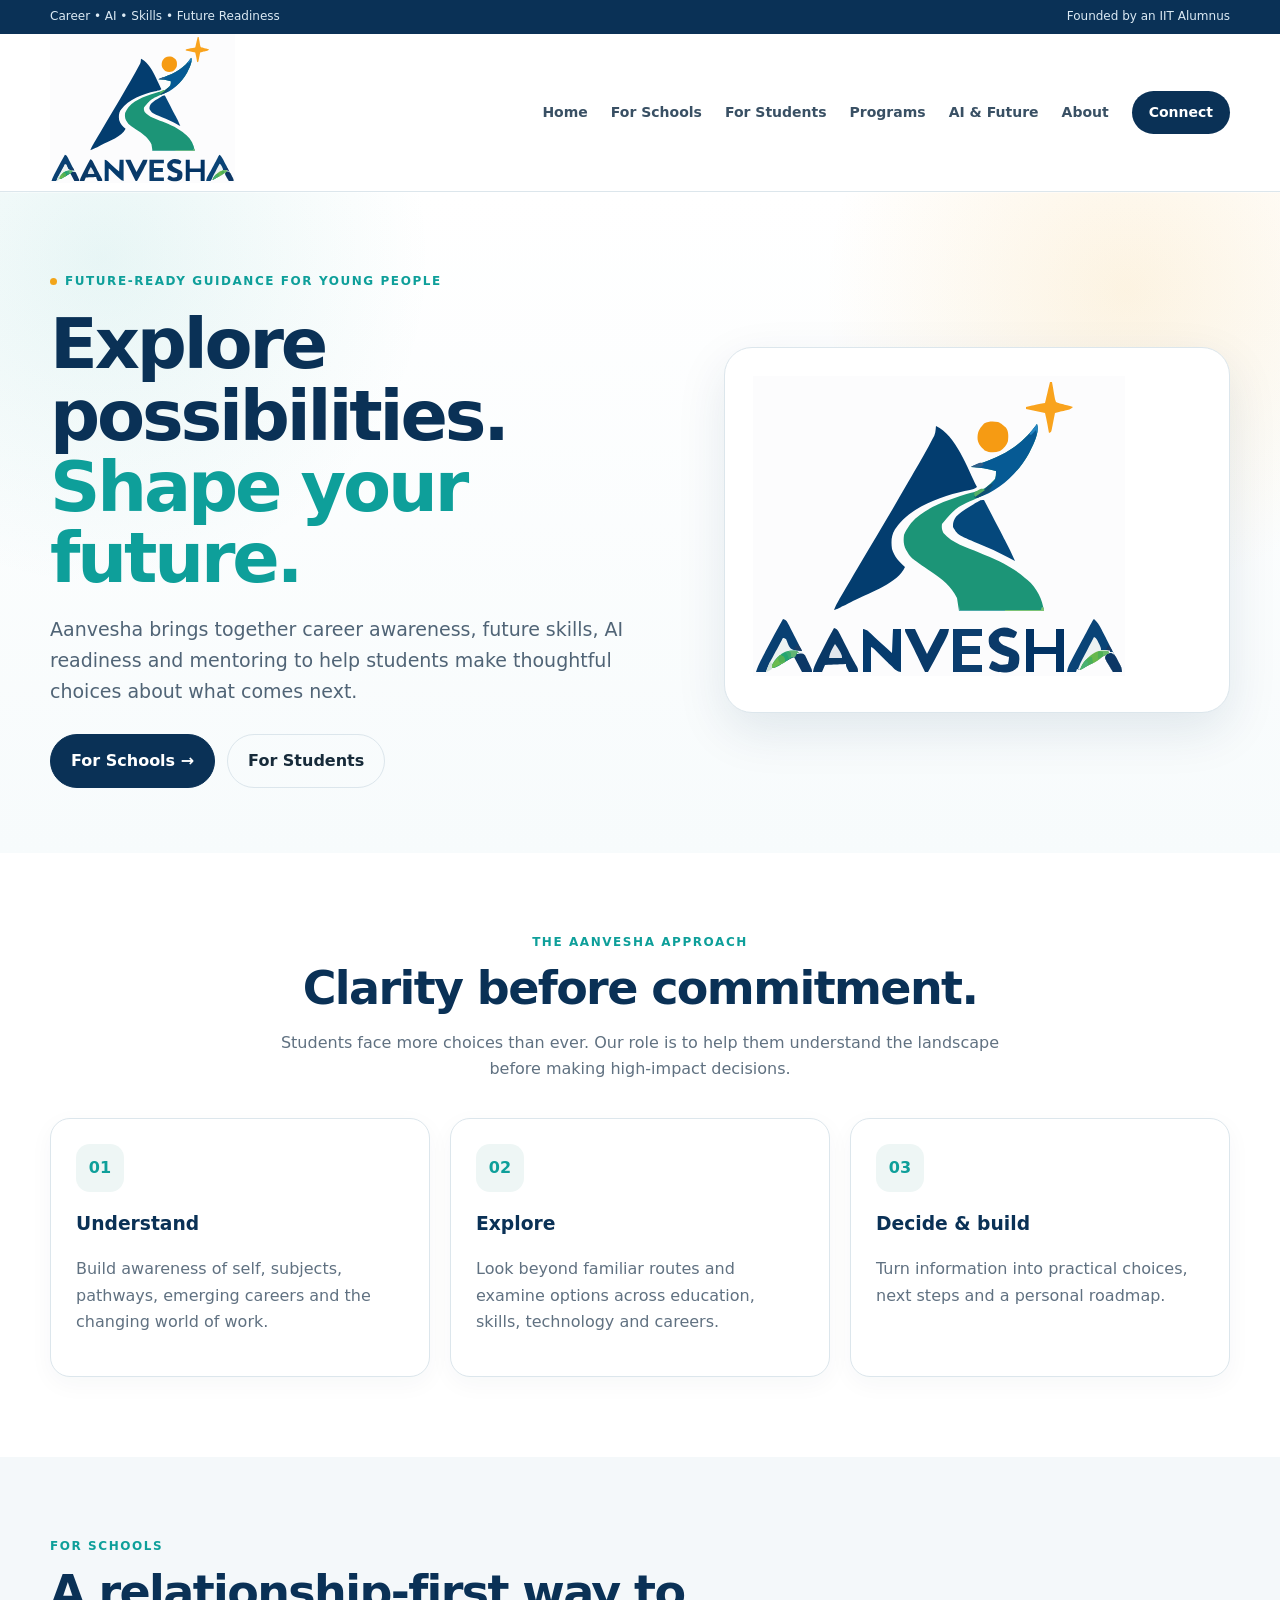
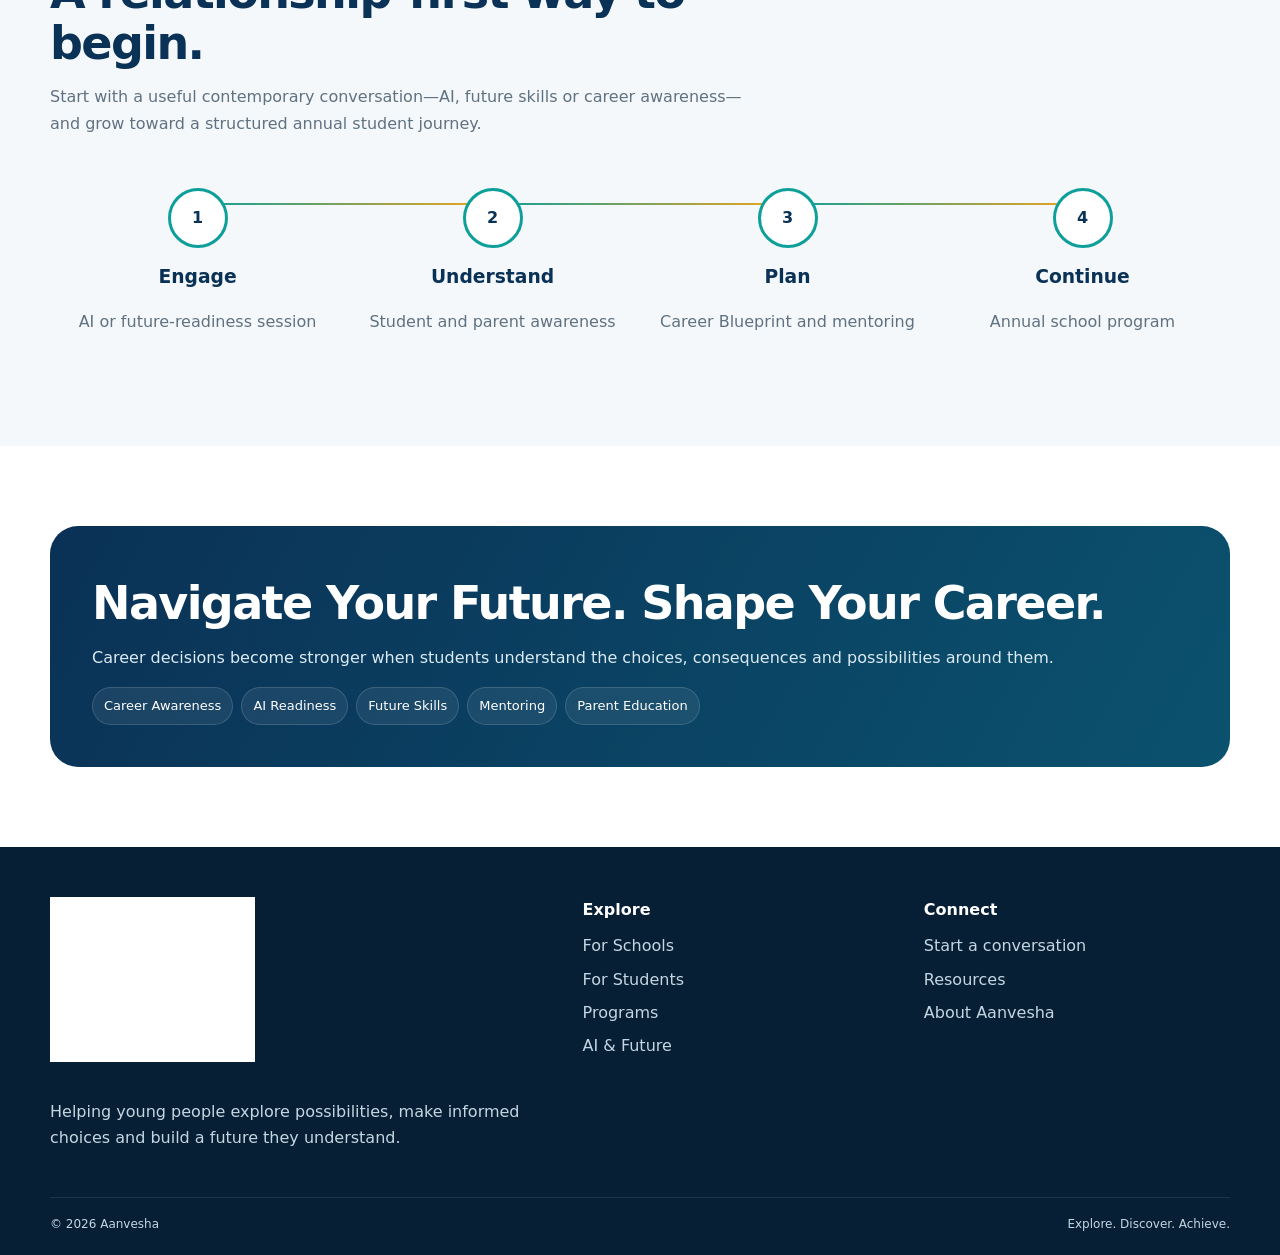
<file: index.html>
<!doctype html><html lang="en"><head><meta charset="utf-8"><meta name="viewport" content="width=device-width,initial-scale=1"><meta name="description" content="Aanvesha — career guidance, future readiness, AI readiness and mentoring."><title>Navigate Your Future | Aanvesha</title><link rel="icon" href="assets/logo.svg"><link rel="stylesheet" href="assets/style.css"></head><body><div class="top"><div class="container"><span>Career • AI • Skills • Future Readiness</span><span>Founded by an IIT Alumnus</span></div></div><header class="nav"><div class="container navin"><a class="brand" href="index.html"><img src="assets/logo.svg" alt="Aanvesha"></a><button class="menu">☰</button><nav class="links"><a href="index.html">Home</a><a href="schools.html">For Schools</a><a href="students.html">For Students</a><a href="programs.html">Programs</a><a href="ai.html">AI & Future</a><a href="about.html">About</a><a class="cta" href="contact.html">Connect</a></nav></div></header><main><section class="hero"><div class="container heroGrid"><div><div class="eyebrow">Future-ready guidance for young people</div><h1>Explore possibilities.<br><span>Shape your future.</span></h1><p class="lead">Aanvesha brings together career awareness, future skills, AI readiness and mentoring to help students make thoughtful choices about what comes next.</p><div class="actions"><a class="btn primary" href="schools.html">For Schools →</a><a class="btn" href="students.html">For Students</a></div></div><div class="heroCard"><img src="assets/logo.svg" alt="Aanvesha brand mark"></div></div></section><section class="section"><div class="container"><div class="head center"><div class="kicker">The Aanvesha approach</div><h2>Clarity before commitment.</h2><p class="muted">Students face more choices than ever. Our role is to help them understand the landscape before making high-impact decisions.</p></div><div class="grid3"><article class="card"><div class="icon">01</div><h3>Understand</h3><p class="muted">Build awareness of self, subjects, pathways, emerging careers and the changing world of work.</p></article><article class="card"><div class="icon">02</div><h3>Explore</h3><p class="muted">Look beyond familiar routes and examine options across education, skills, technology and careers.</p></article><article class="card"><div class="icon">03</div><h3>Decide & build</h3><p class="muted">Turn information into practical choices, next steps and a personal roadmap.</p></article></div></div></section><section class="section soft"><div class="container"><div class="head"><div class="kicker">For schools</div><h2>A relationship-first way to begin.</h2><p class="muted">Start with a useful contemporary conversation—AI, future skills or career awareness—and grow toward a structured annual student journey.</p></div><div class="path"><div class="step"><div class="num">1</div><h3>Engage</h3><p class="muted">AI or future-readiness session</p></div><div class="step"><div class="num">2</div><h3>Understand</h3><p class="muted">Student and parent awareness</p></div><div class="step"><div class="num">3</div><h3>Plan</h3><p class="muted">Career Blueprint and mentoring</p></div><div class="step"><div class="num">4</div><h3>Continue</h3><p class="muted">Annual school program</p></div></div></div></section><section class="section"><div class="container"><div class="band"><h2>Navigate Your Future. Shape Your Career.</h2><p>Career decisions become stronger when students understand the choices, consequences and possibilities around them.</p><div class="tags"><span class="tag">Career Awareness</span><span class="tag">AI Readiness</span><span class="tag">Future Skills</span><span class="tag">Mentoring</span><span class="tag">Parent Education</span></div></div></div></section></main><footer class="footer"><div class="container footgrid"><div><img src="assets/logo.svg" alt="Aanvesha"><p>Helping young people explore possibilities, make informed choices and build a future they understand.</p></div><div><h4>Explore</h4><a href="schools.html">For Schools</a><a href="students.html">For Students</a><a href="programs.html">Programs</a><a href="ai.html">AI & Future</a></div><div><h4>Connect</h4><a href="contact.html">Start a conversation</a><a href="resources.html">Resources</a><a href="about.html">About Aanvesha</a></div></div><div class="container copy"><span>© <span data-year></span> Aanvesha</span><span>Explore. Discover. Achieve.</span></div></footer><script src="assets/site.js"></script></body></html>
</file>
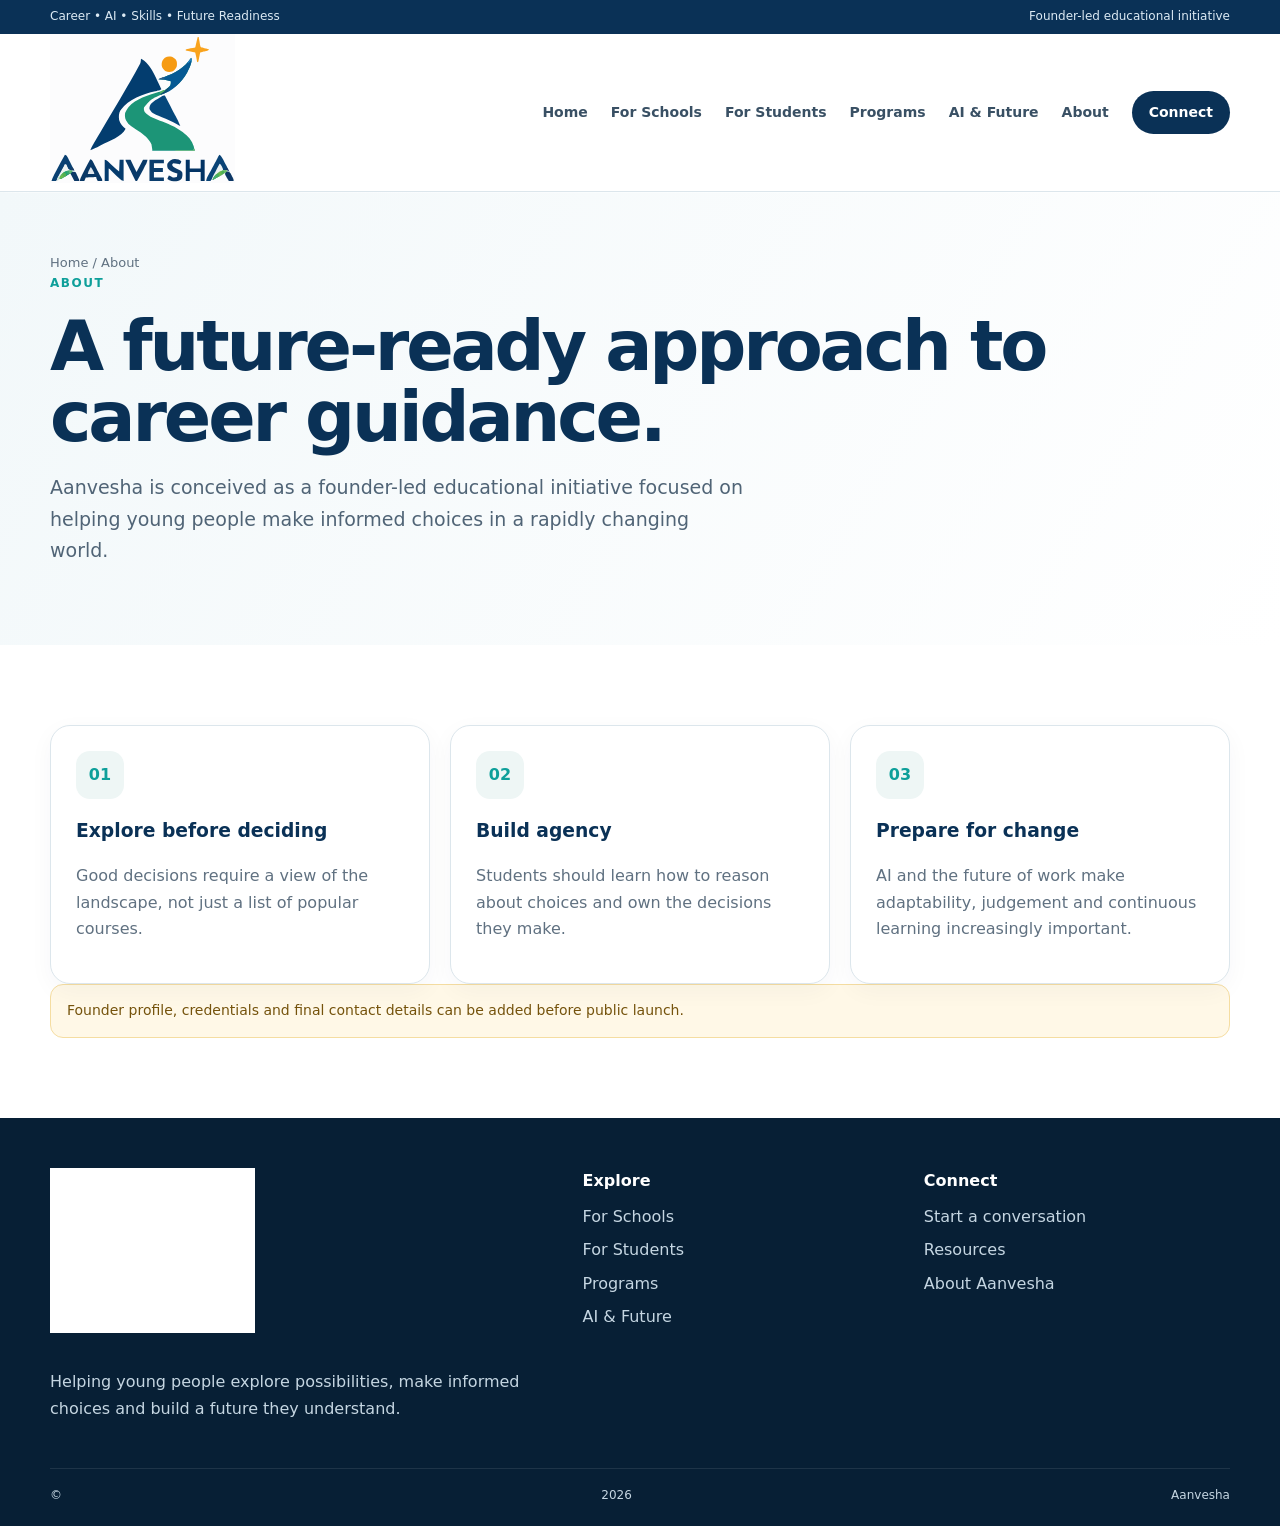
<file: about.html>
<!doctype html><html lang="en"><head><meta charset="utf-8"><meta name="viewport" content="width=device-width,initial-scale=1"><title>About | Aanvesha</title><link rel="icon" href="assets/logo.svg"><link rel="stylesheet" href="assets/style.css"></head><body><div class="top"><div class="container"><span>Career • AI • Skills • Future Readiness</span><span>Founder-led educational initiative</span></div></div><header class="nav"><div class="container navin"><a class="brand" href="index.html"><img src="assets/logo.svg" alt="Aanvesha"></a><button class="menu">☰</button><nav class="links"><a href="index.html">Home</a><a href="schools.html">For Schools</a><a href="students.html">For Students</a><a href="programs.html">Programs</a><a href="ai.html">AI & Future</a><a href="about.html">About</a><a class="cta" href="contact.html">Connect</a></nav></div></header><main><section class="page"><div class="container"><div class="crumb">Home / About</div><div class="kicker">About</div><h1>A future-ready approach to career guidance.</h1><p class="lead">Aanvesha is conceived as a founder-led educational initiative focused on helping young people make informed choices in a rapidly changing world.</p></div></section><section class="section"><div class="container"><div class="grid3"><article class="card"><div class="icon">01</div><h3>Explore before deciding</h3><p class="muted">Good decisions require a view of the landscape, not just a list of popular courses.</p></article><article class="card"><div class="icon">02</div><h3>Build agency</h3><p class="muted">Students should learn how to reason about choices and own the decisions they make.</p></article><article class="card"><div class="icon">03</div><h3>Prepare for change</h3><p class="muted">AI and the future of work make adaptability, judgement and continuous learning increasingly important.</p></article></div><div class="notice">Founder profile, credentials and final contact details can be added before public launch.</div></div></section></main><footer class="footer"><div class="container footgrid"><div><img src="assets/logo.svg" alt="Aanvesha"><p>Helping young people explore possibilities, make informed choices and build a future they understand.</p></div><div><h4>Explore</h4><a href="schools.html">For Schools</a><a href="students.html">For Students</a><a href="programs.html">Programs</a><a href="ai.html">AI & Future</a></div><div><h4>Connect</h4><a href="contact.html">Start a conversation</a><a href="resources.html">Resources</a><a href="about.html">About Aanvesha</a></div></div><div class="container copy">© <span data-year></span> Aanvesha</div></footer><script src="assets/site.js"></script></body></html>
</file>
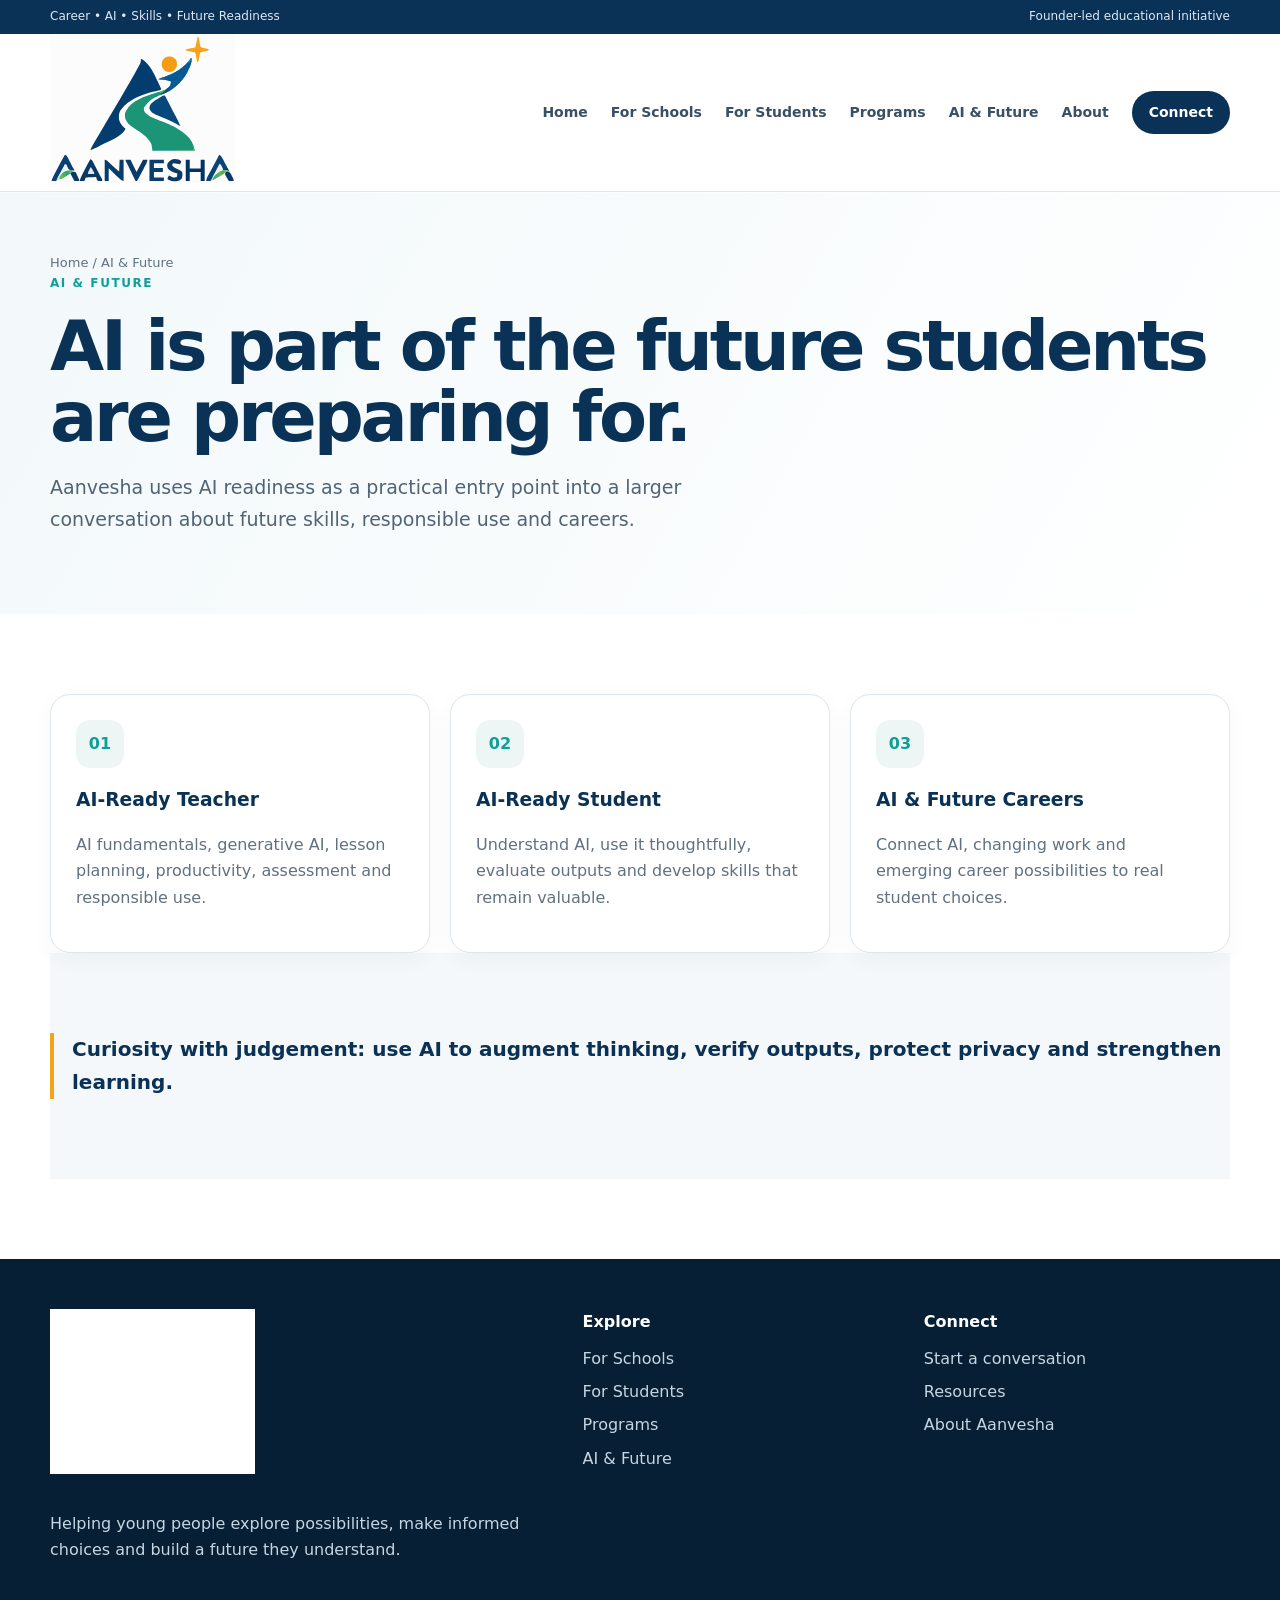
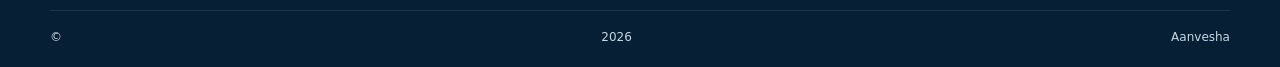
<file: ai.html>
<!doctype html><html lang="en"><head><meta charset="utf-8"><meta name="viewport" content="width=device-width,initial-scale=1"><title>AI & Future | Aanvesha</title><link rel="icon" href="assets/logo.svg"><link rel="stylesheet" href="assets/style.css"></head><body><div class="top"><div class="container"><span>Career • AI • Skills • Future Readiness</span><span>Founder-led educational initiative</span></div></div><header class="nav"><div class="container navin"><a class="brand" href="index.html"><img src="assets/logo.svg" alt="Aanvesha"></a><button class="menu">☰</button><nav class="links"><a href="index.html">Home</a><a href="schools.html">For Schools</a><a href="students.html">For Students</a><a href="programs.html">Programs</a><a href="ai.html">AI & Future</a><a href="about.html">About</a><a class="cta" href="contact.html">Connect</a></nav></div></header><main><section class="page"><div class="container"><div class="crumb">Home / AI & Future</div><div class="kicker">AI & Future</div><h1>AI is part of the future students are preparing for.</h1><p class="lead">Aanvesha uses AI readiness as a practical entry point into a larger conversation about future skills, responsible use and careers.</p></div></section><section class="section"><div class="container"><div class="grid3"><article class="card"><div class="icon">01</div><h3>AI-Ready Teacher</h3><p class="muted">AI fundamentals, generative AI, lesson planning, productivity, assessment and responsible use.</p></article><article class="card"><div class="icon">02</div><h3>AI-Ready Student</h3><p class="muted">Understand AI, use it thoughtfully, evaluate outputs and develop skills that remain valuable.</p></article><article class="card"><div class="icon">03</div><h3>AI & Future Careers</h3><p class="muted">Connect AI, changing work and emerging career possibilities to real student choices.</p></article></div><div class="section soft"><div class="quote">Curiosity with judgement: use AI to augment thinking, verify outputs, protect privacy and strengthen learning.</div></div></div></section></main><footer class="footer"><div class="container footgrid"><div><img src="assets/logo.svg" alt="Aanvesha"><p>Helping young people explore possibilities, make informed choices and build a future they understand.</p></div><div><h4>Explore</h4><a href="schools.html">For Schools</a><a href="students.html">For Students</a><a href="programs.html">Programs</a><a href="ai.html">AI & Future</a></div><div><h4>Connect</h4><a href="contact.html">Start a conversation</a><a href="resources.html">Resources</a><a href="about.html">About Aanvesha</a></div></div><div class="container copy">© <span data-year></span> Aanvesha</div></footer><script src="assets/site.js"></script></body></html>
</file>
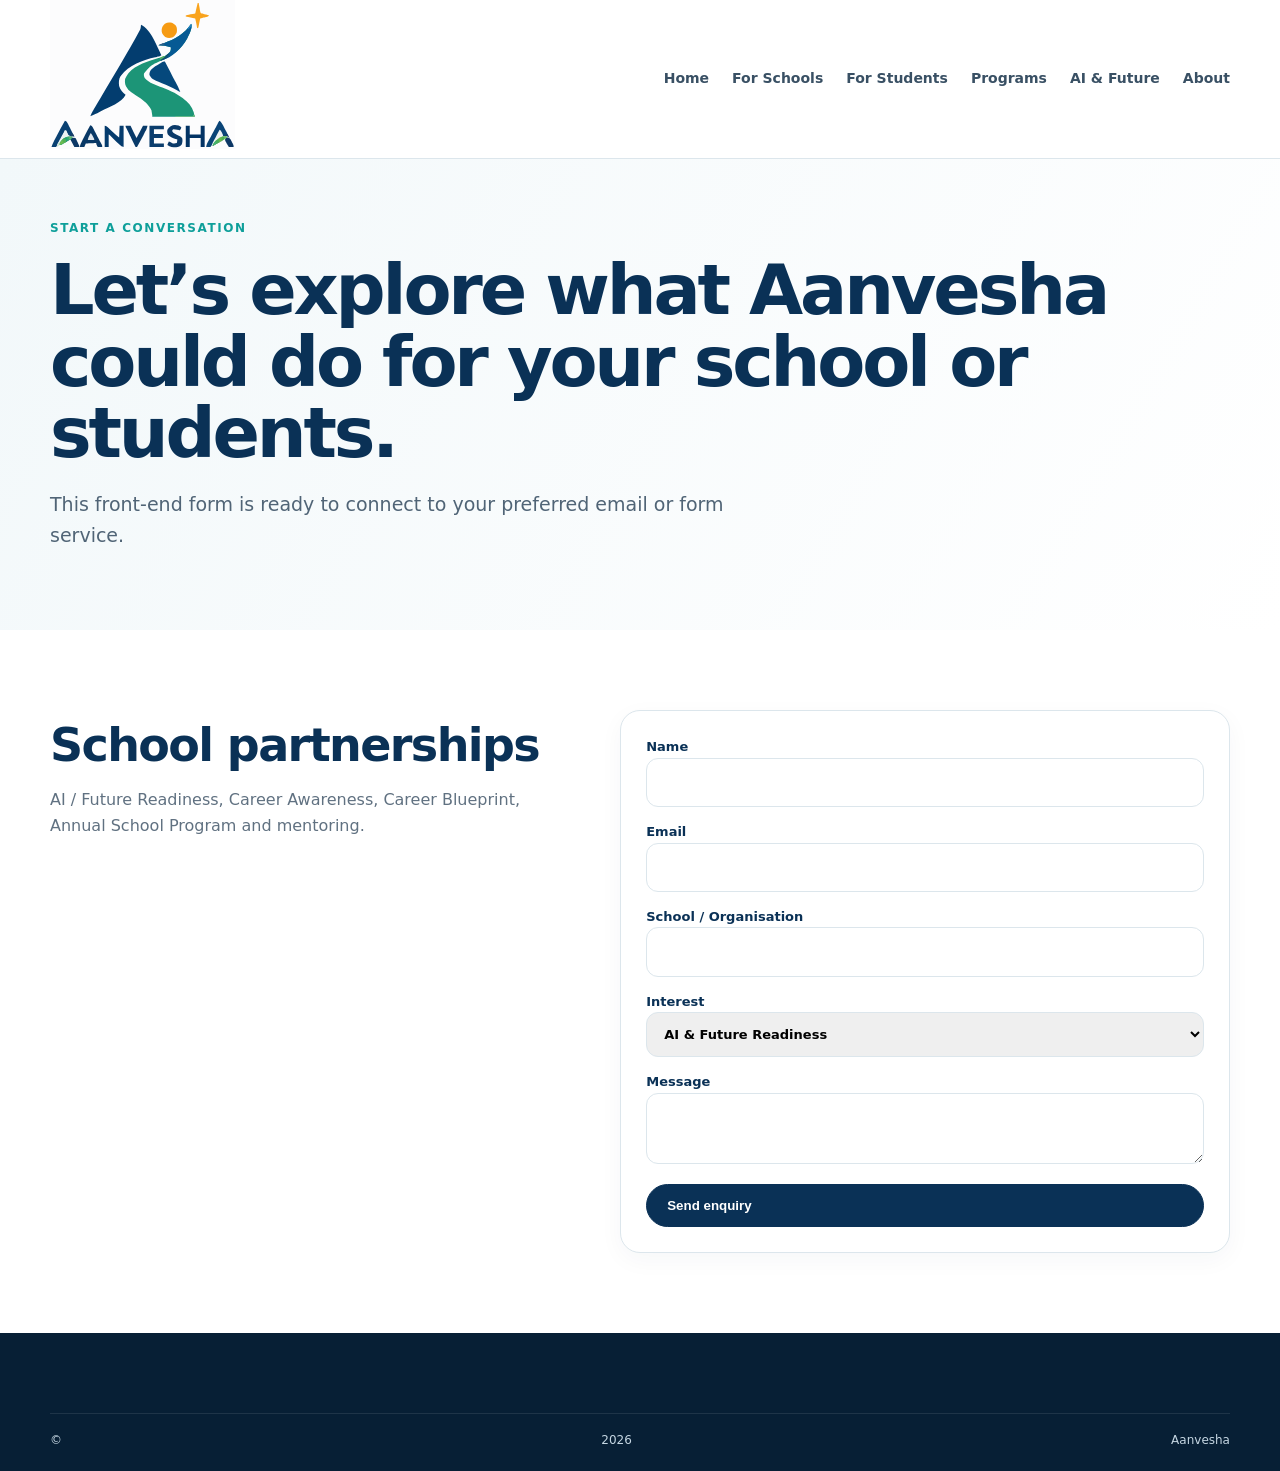
<file: contact.html>
<!doctype html><html lang="en"><head><meta charset="utf-8"><meta name="viewport" content="width=device-width,initial-scale=1"><title>Contact | Aanvesha</title><link rel="icon" href="assets/logo.svg"><link rel="stylesheet" href="assets/style.css"></head><body><header class="nav"><div class="container navin"><a class="brand" href="index.html"><img src="assets/logo.svg" alt="Aanvesha"></a><nav class="links" style="display:flex"><a href="index.html">Home</a><a href="schools.html">For Schools</a><a href="students.html">For Students</a><a href="programs.html">Programs</a><a href="ai.html">AI & Future</a><a href="about.html">About</a></nav></div></header><main><section class="page"><div class="container"><div class="kicker">Start a conversation</div><h1>Let’s explore what Aanvesha could do for your school or students.</h1><p class="lead">This front-end form is ready to connect to your preferred email or form service.</p></div></section><section class="section"><div class="container" style="display:grid;grid-template-columns:1fr 1.15fr;gap:40px"><div><h2>School partnerships</h2><p class="muted">AI / Future Readiness, Career Awareness, Career Blueprint, Annual School Program and mentoring.</p></div><form class="card" data-demo><label>Name<input required></label><label>Email<input type="email" required></label><label>School / Organisation<input></label><label>Interest<select><option>AI & Future Readiness</option><option>Career Awareness</option><option>Career Blueprint</option><option>Annual School Program</option><option>Student Mentoring</option></select></label><label>Message<textarea></textarea></label><button class="btn primary">Send enquiry</button><div class="notice ok" hidden></div></form></div></section></main><footer class="footer"><div class="container copy">© <span data-year></span> Aanvesha</div></footer><script src="assets/site.js"></script></body></html>
</file>
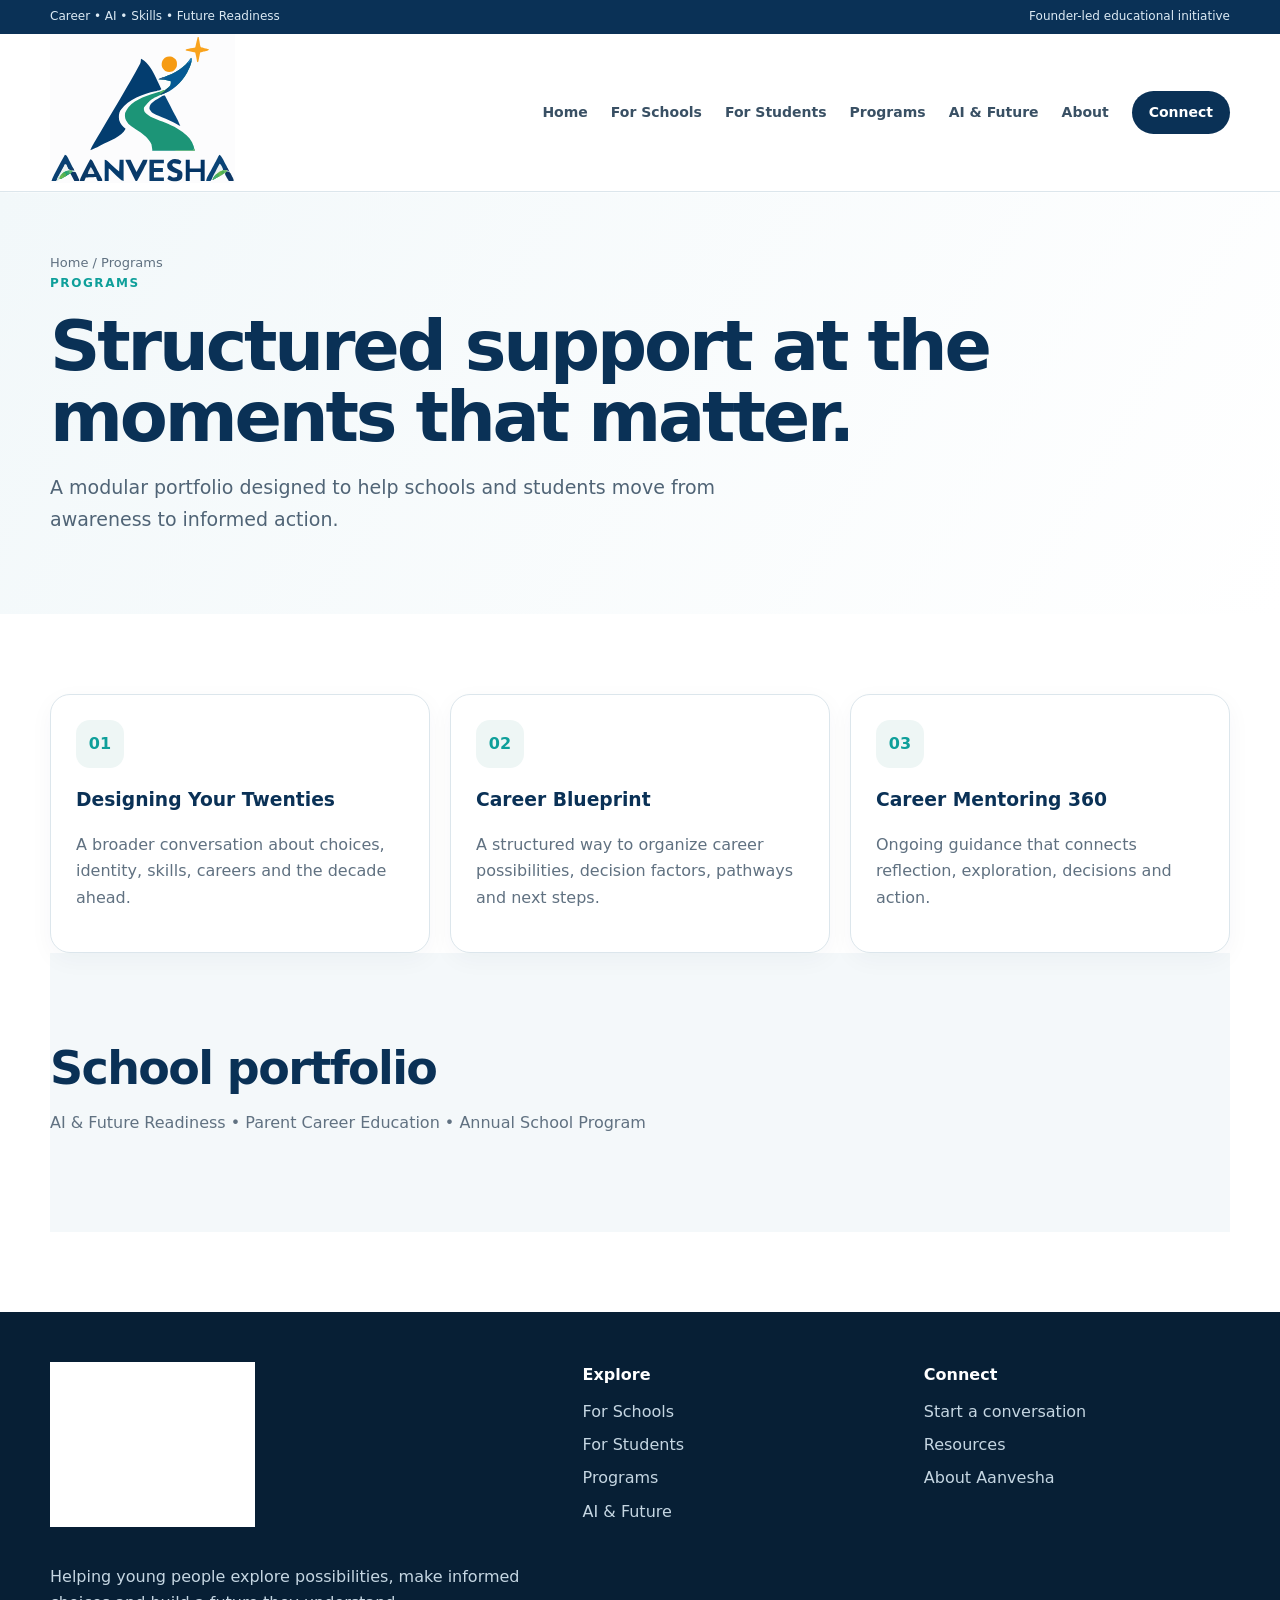
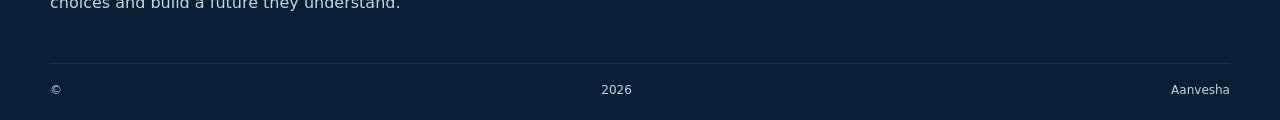
<file: programs.html>
<!doctype html><html lang="en"><head><meta charset="utf-8"><meta name="viewport" content="width=device-width,initial-scale=1"><title>Programs | Aanvesha</title><link rel="icon" href="assets/logo.svg"><link rel="stylesheet" href="assets/style.css"></head><body><div class="top"><div class="container"><span>Career • AI • Skills • Future Readiness</span><span>Founder-led educational initiative</span></div></div><header class="nav"><div class="container navin"><a class="brand" href="index.html"><img src="assets/logo.svg" alt="Aanvesha"></a><button class="menu">☰</button><nav class="links"><a href="index.html">Home</a><a href="schools.html">For Schools</a><a href="students.html">For Students</a><a href="programs.html">Programs</a><a href="ai.html">AI & Future</a><a href="about.html">About</a><a class="cta" href="contact.html">Connect</a></nav></div></header><main><section class="page"><div class="container"><div class="crumb">Home / Programs</div><div class="kicker">Programs</div><h1>Structured support at the moments that matter.</h1><p class="lead">A modular portfolio designed to help schools and students move from awareness to informed action.</p></div></section><section class="section"><div class="container"><div class="grid3"><article class="card"><div class="icon">01</div><h3>Designing Your Twenties</h3><p class="muted">A broader conversation about choices, identity, skills, careers and the decade ahead.</p></article><article class="card"><div class="icon">02</div><h3>Career Blueprint</h3><p class="muted">A structured way to organize career possibilities, decision factors, pathways and next steps.</p></article><article class="card"><div class="icon">03</div><h3>Career Mentoring 360</h3><p class="muted">Ongoing guidance that connects reflection, exploration, decisions and action.</p></article></div><div class="section soft"><h2>School portfolio</h2><p class="muted">AI & Future Readiness • Parent Career Education • Annual School Program</p></div></div></section></main><footer class="footer"><div class="container footgrid"><div><img src="assets/logo.svg" alt="Aanvesha"><p>Helping young people explore possibilities, make informed choices and build a future they understand.</p></div><div><h4>Explore</h4><a href="schools.html">For Schools</a><a href="students.html">For Students</a><a href="programs.html">Programs</a><a href="ai.html">AI & Future</a></div><div><h4>Connect</h4><a href="contact.html">Start a conversation</a><a href="resources.html">Resources</a><a href="about.html">About Aanvesha</a></div></div><div class="container copy">© <span data-year></span> Aanvesha</div></footer><script src="assets/site.js"></script></body></html>
</file>
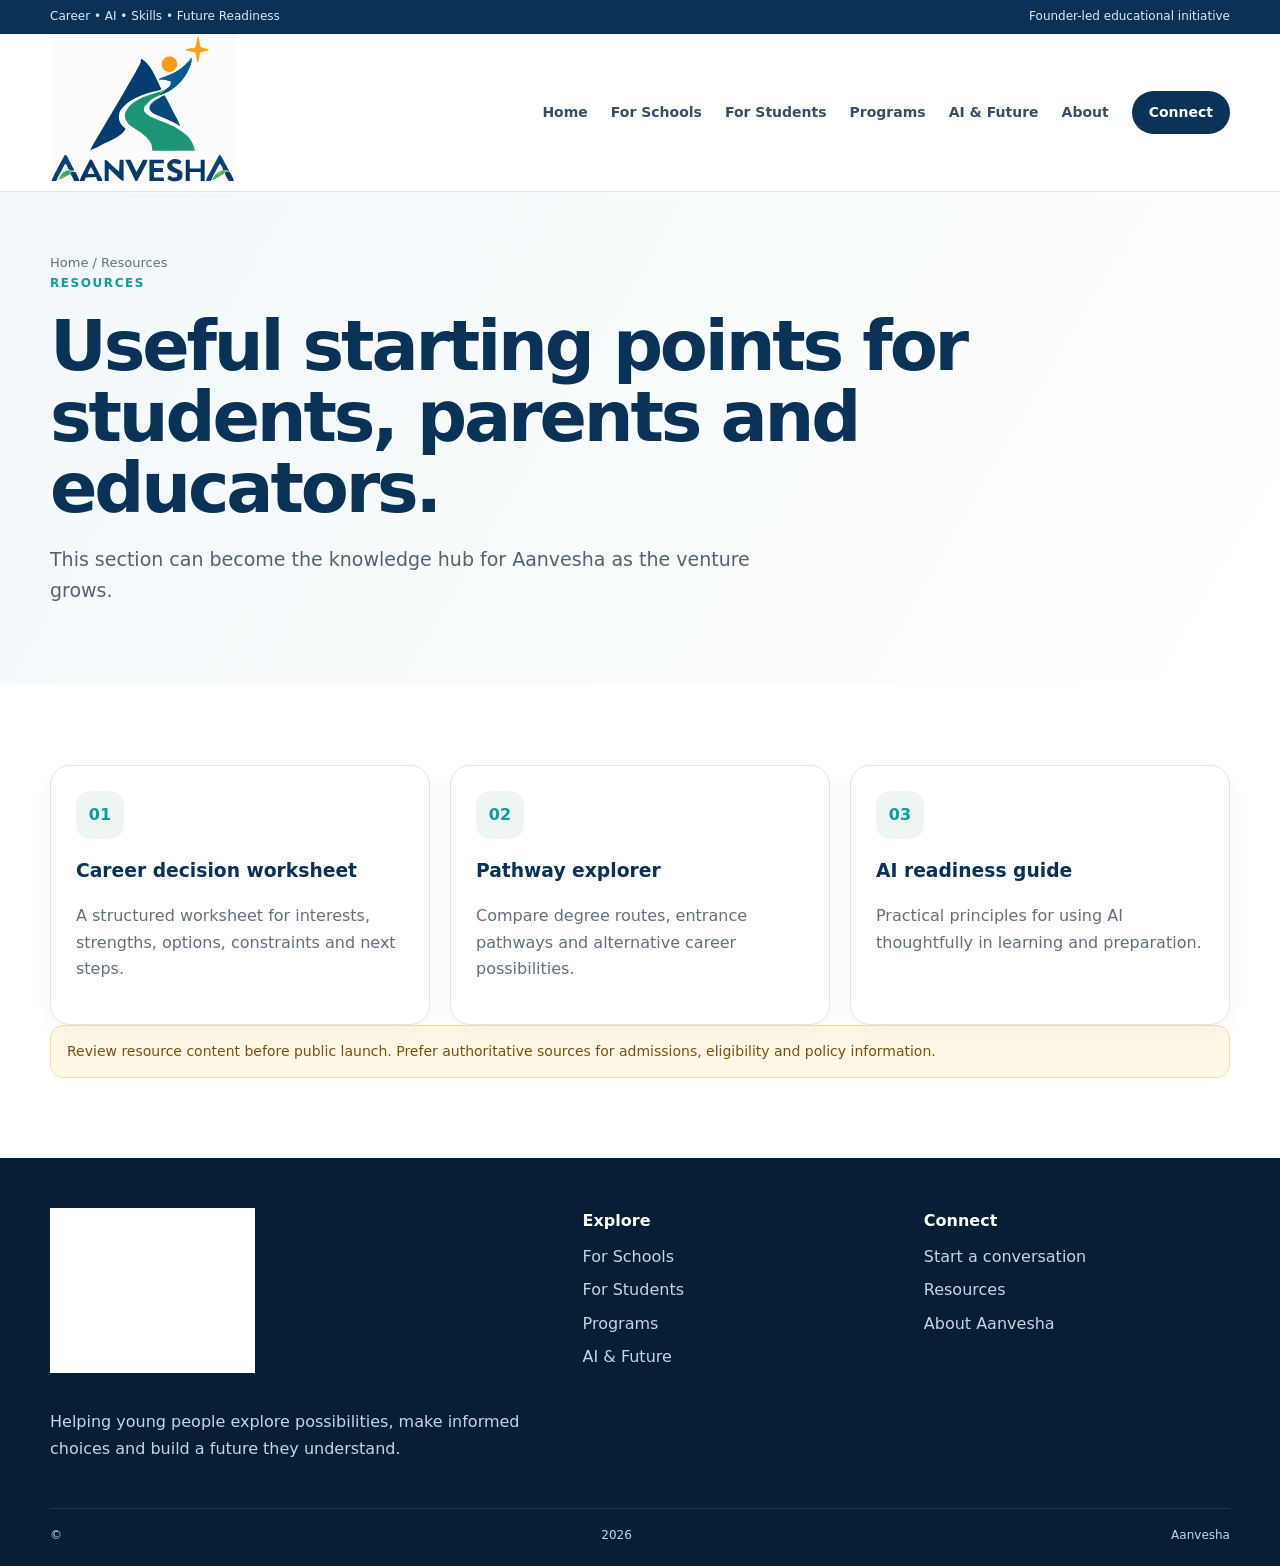
<file: resources.html>
<!doctype html><html lang="en"><head><meta charset="utf-8"><meta name="viewport" content="width=device-width,initial-scale=1"><title>Resources | Aanvesha</title><link rel="icon" href="assets/logo.svg"><link rel="stylesheet" href="assets/style.css"></head><body><div class="top"><div class="container"><span>Career • AI • Skills • Future Readiness</span><span>Founder-led educational initiative</span></div></div><header class="nav"><div class="container navin"><a class="brand" href="index.html"><img src="assets/logo.svg" alt="Aanvesha"></a><button class="menu">☰</button><nav class="links"><a href="index.html">Home</a><a href="schools.html">For Schools</a><a href="students.html">For Students</a><a href="programs.html">Programs</a><a href="ai.html">AI & Future</a><a href="about.html">About</a><a class="cta" href="contact.html">Connect</a></nav></div></header><main><section class="page"><div class="container"><div class="crumb">Home / Resources</div><div class="kicker">Resources</div><h1>Useful starting points for students, parents and educators.</h1><p class="lead">This section can become the knowledge hub for Aanvesha as the venture grows.</p></div></section><section class="section"><div class="container"><div class="grid3"><article class="card"><div class="icon">01</div><h3>Career decision worksheet</h3><p class="muted">A structured worksheet for interests, strengths, options, constraints and next steps.</p></article><article class="card"><div class="icon">02</div><h3>Pathway explorer</h3><p class="muted">Compare degree routes, entrance pathways and alternative career possibilities.</p></article><article class="card"><div class="icon">03</div><h3>AI readiness guide</h3><p class="muted">Practical principles for using AI thoughtfully in learning and preparation.</p></article></div><div class="notice">Review resource content before public launch. Prefer authoritative sources for admissions, eligibility and policy information.</div></div></section></main><footer class="footer"><div class="container footgrid"><div><img src="assets/logo.svg" alt="Aanvesha"><p>Helping young people explore possibilities, make informed choices and build a future they understand.</p></div><div><h4>Explore</h4><a href="schools.html">For Schools</a><a href="students.html">For Students</a><a href="programs.html">Programs</a><a href="ai.html">AI & Future</a></div><div><h4>Connect</h4><a href="contact.html">Start a conversation</a><a href="resources.html">Resources</a><a href="about.html">About Aanvesha</a></div></div><div class="container copy">© <span data-year></span> Aanvesha</div></footer><script src="assets/site.js"></script></body></html>
</file>
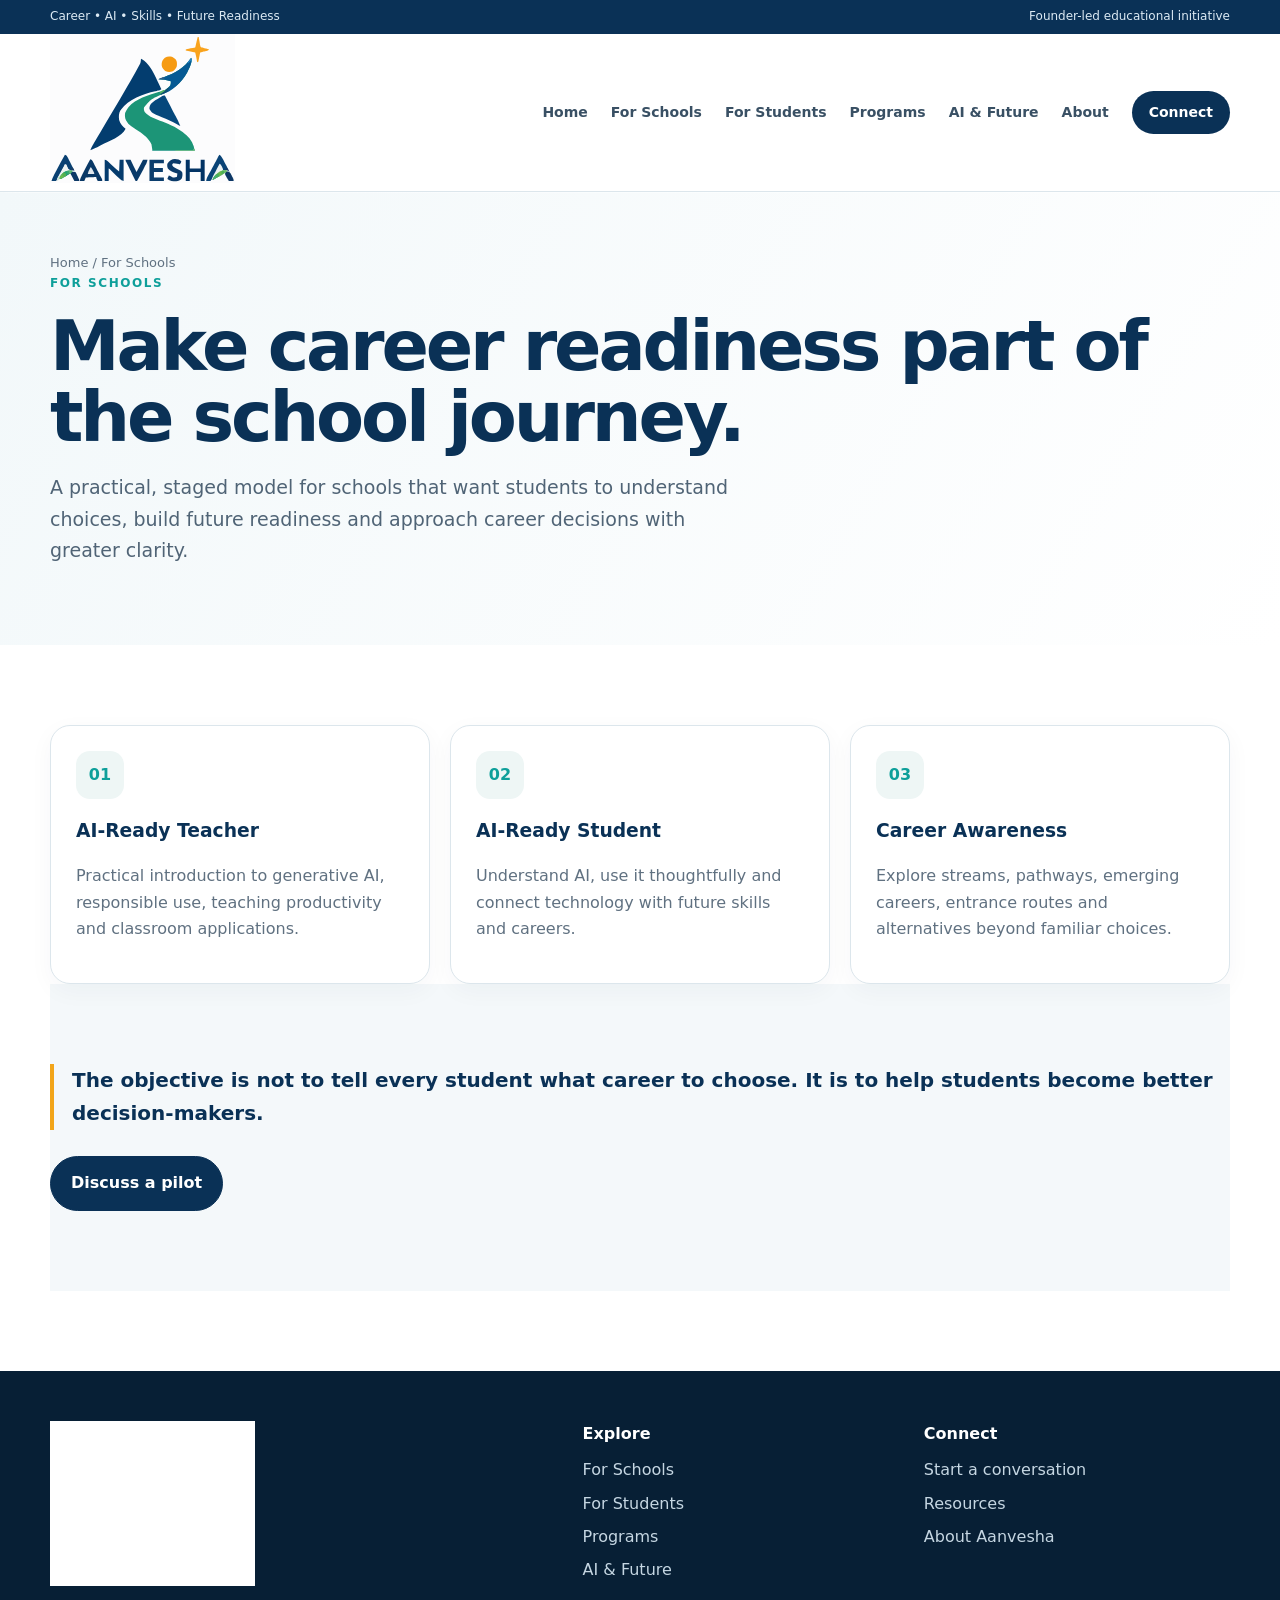
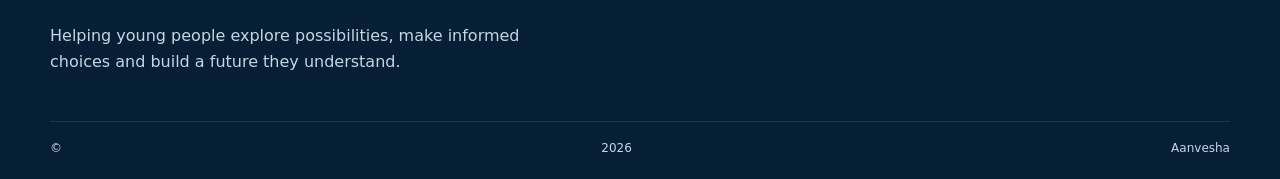
<file: schools.html>
<!doctype html><html lang="en"><head><meta charset="utf-8"><meta name="viewport" content="width=device-width,initial-scale=1"><title>For Schools | Aanvesha</title><link rel="icon" href="assets/logo.svg"><link rel="stylesheet" href="assets/style.css"></head><body><div class="top"><div class="container"><span>Career • AI • Skills • Future Readiness</span><span>Founder-led educational initiative</span></div></div><header class="nav"><div class="container navin"><a class="brand" href="index.html"><img src="assets/logo.svg" alt="Aanvesha"></a><button class="menu">☰</button><nav class="links"><a href="index.html">Home</a><a href="schools.html">For Schools</a><a href="students.html">For Students</a><a href="programs.html">Programs</a><a href="ai.html">AI & Future</a><a href="about.html">About</a><a class="cta" href="contact.html">Connect</a></nav></div></header><main><section class="page"><div class="container"><div class="crumb">Home / For Schools</div><div class="kicker">For Schools</div><h1>Make career readiness part of the school journey.</h1><p class="lead">A practical, staged model for schools that want students to understand choices, build future readiness and approach career decisions with greater clarity.</p></div></section><section class="section"><div class="container"><div class="grid3"><article class="card"><div class="icon">01</div><h3>AI-Ready Teacher</h3><p class="muted">Practical introduction to generative AI, responsible use, teaching productivity and classroom applications.</p></article><article class="card"><div class="icon">02</div><h3>AI-Ready Student</h3><p class="muted">Understand AI, use it thoughtfully and connect technology with future skills and careers.</p></article><article class="card"><div class="icon">03</div><h3>Career Awareness</h3><p class="muted">Explore streams, pathways, emerging careers, entrance routes and alternatives beyond familiar choices.</p></article></div><div class="section soft"><div class="quote">The objective is not to tell every student what career to choose. It is to help students become better decision-makers.</div><div class="actions"><a class="btn primary" href="contact.html">Discuss a pilot</a></div></div></div></section></main><footer class="footer"><div class="container footgrid"><div><img src="assets/logo.svg" alt="Aanvesha"><p>Helping young people explore possibilities, make informed choices and build a future they understand.</p></div><div><h4>Explore</h4><a href="schools.html">For Schools</a><a href="students.html">For Students</a><a href="programs.html">Programs</a><a href="ai.html">AI & Future</a></div><div><h4>Connect</h4><a href="contact.html">Start a conversation</a><a href="resources.html">Resources</a><a href="about.html">About Aanvesha</a></div></div><div class="container copy">© <span data-year></span> Aanvesha</div></footer><script src="assets/site.js"></script></body></html>
</file>
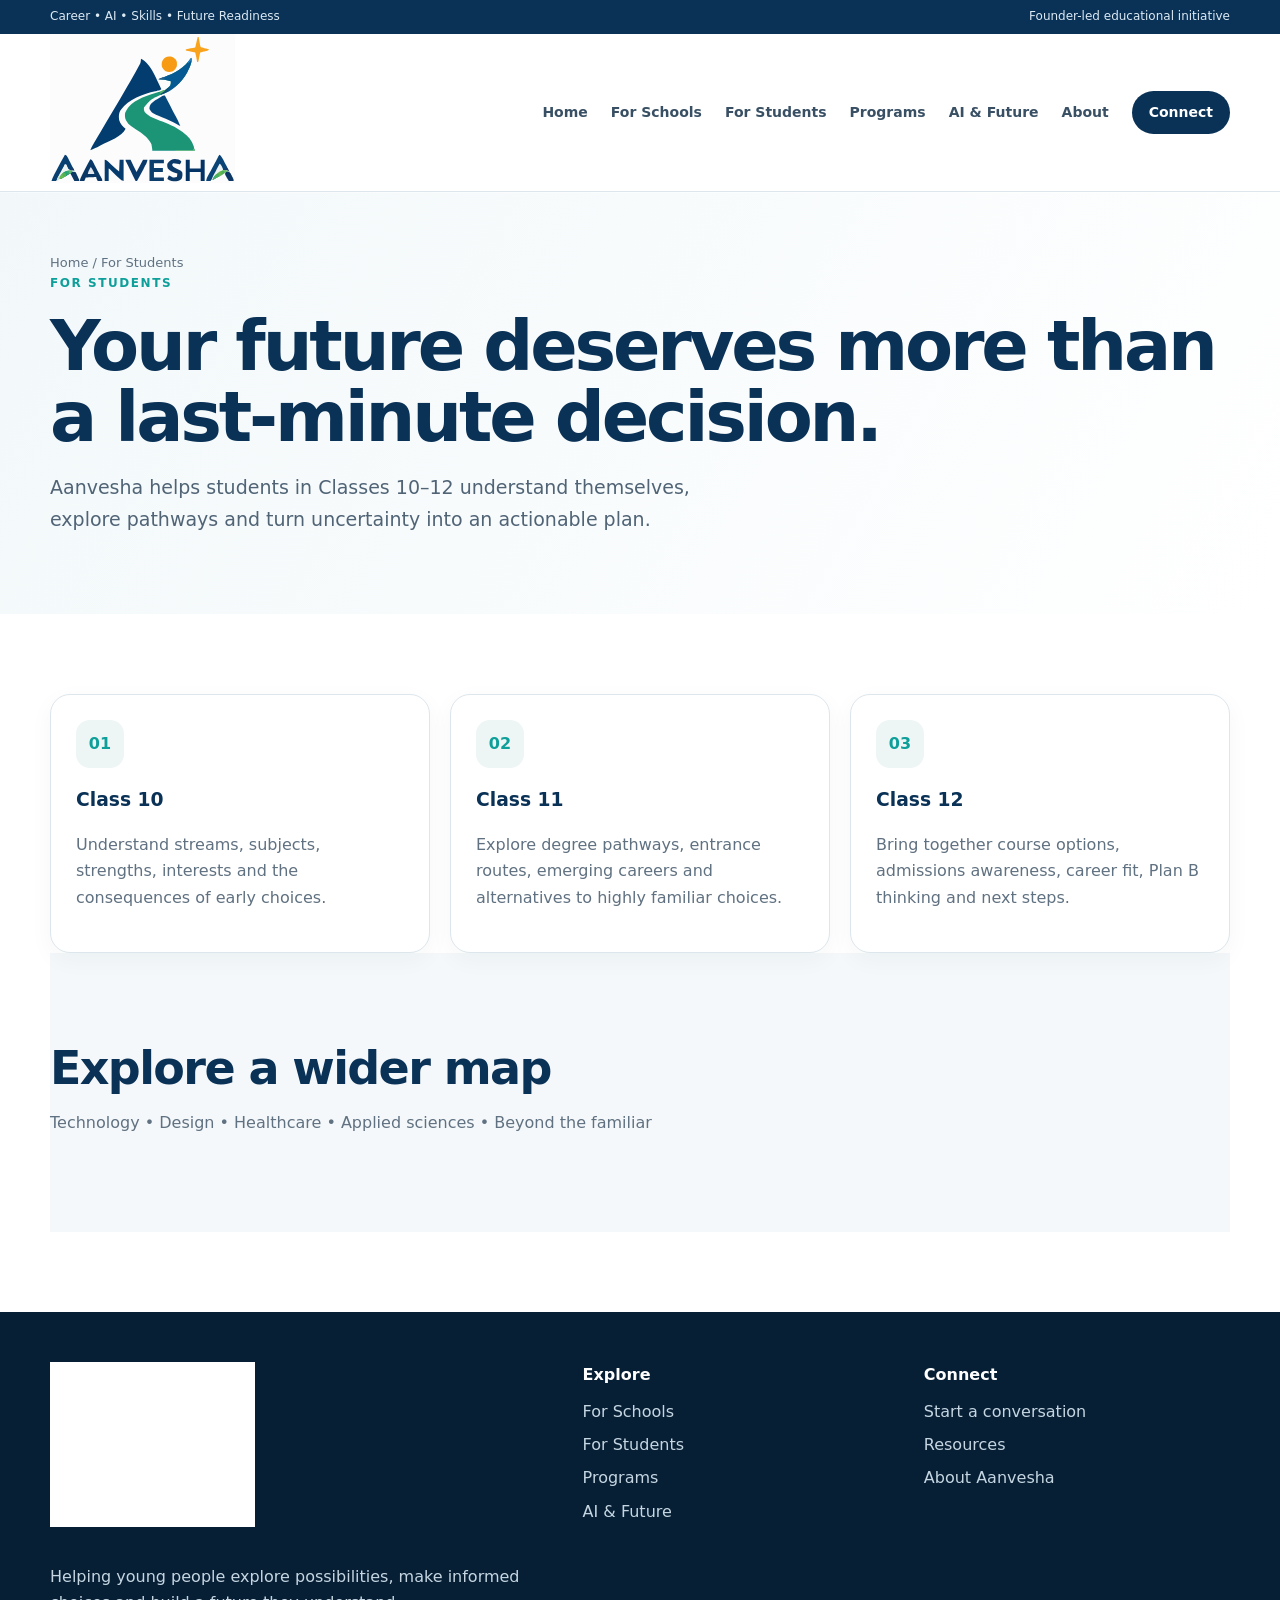
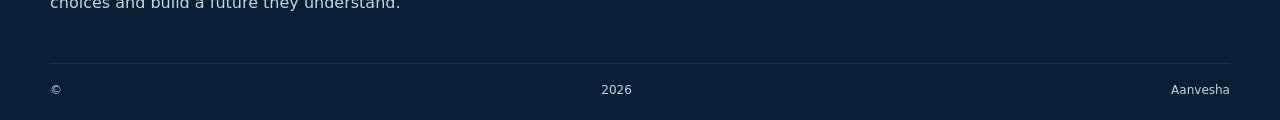
<file: students.html>
<!doctype html><html lang="en"><head><meta charset="utf-8"><meta name="viewport" content="width=device-width,initial-scale=1"><title>For Students | Aanvesha</title><link rel="icon" href="assets/logo.svg"><link rel="stylesheet" href="assets/style.css"></head><body><div class="top"><div class="container"><span>Career • AI • Skills • Future Readiness</span><span>Founder-led educational initiative</span></div></div><header class="nav"><div class="container navin"><a class="brand" href="index.html"><img src="assets/logo.svg" alt="Aanvesha"></a><button class="menu">☰</button><nav class="links"><a href="index.html">Home</a><a href="schools.html">For Schools</a><a href="students.html">For Students</a><a href="programs.html">Programs</a><a href="ai.html">AI & Future</a><a href="about.html">About</a><a class="cta" href="contact.html">Connect</a></nav></div></header><main><section class="page"><div class="container"><div class="crumb">Home / For Students</div><div class="kicker">For Students</div><h1>Your future deserves more than a last-minute decision.</h1><p class="lead">Aanvesha helps students in Classes 10–12 understand themselves, explore pathways and turn uncertainty into an actionable plan.</p></div></section><section class="section"><div class="container"><div class="grid3"><article class="card"><div class="icon">01</div><h3>Class 10</h3><p class="muted">Understand streams, subjects, strengths, interests and the consequences of early choices.</p></article><article class="card"><div class="icon">02</div><h3>Class 11</h3><p class="muted">Explore degree pathways, entrance routes, emerging careers and alternatives to highly familiar choices.</p></article><article class="card"><div class="icon">03</div><h3>Class 12</h3><p class="muted">Bring together course options, admissions awareness, career fit, Plan B thinking and next steps.</p></article></div><div class="section soft"><h2>Explore a wider map</h2><p class="muted">Technology • Design • Healthcare • Applied sciences • Beyond the familiar</p></div></div></section></main><footer class="footer"><div class="container footgrid"><div><img src="assets/logo.svg" alt="Aanvesha"><p>Helping young people explore possibilities, make informed choices and build a future they understand.</p></div><div><h4>Explore</h4><a href="schools.html">For Schools</a><a href="students.html">For Students</a><a href="programs.html">Programs</a><a href="ai.html">AI & Future</a></div><div><h4>Connect</h4><a href="contact.html">Start a conversation</a><a href="resources.html">Resources</a><a href="about.html">About Aanvesha</a></div></div><div class="container copy">© <span data-year></span> Aanvesha</div></footer><script src="assets/site.js"></script></body></html>
</file>
<file: assets/style.css>
:root{--navy:#0a3156;--blue:#116da6;--teal:#0e9f9a;--green:#8bc34a;--gold:#f2a51a;--ink:#172b3a;--muted:#607181;--line:#dce6ec;--soft:#f4f8fa;--max:1180px}*{box-sizing:border-box}html{scroll-behavior:smooth}body{margin:0;font-family:Inter,system-ui,-apple-system,Segoe UI,sans-serif;color:var(--ink);line-height:1.65}a{text-decoration:none;color:inherit}.container{width:min(var(--max),calc(100% - 40px));margin:auto}.top{background:var(--navy);color:#dceaf4;font-size:12px;padding:7px 0}.top .container{display:flex;justify-content:space-between}.nav{position:sticky;top:0;z-index:20;background:#fffffff2;backdrop-filter:blur(12px);border-bottom:1px solid var(--line)}.navin{min-height:78px;display:flex;align-items:center;justify-content:space-between}.brand img{width:185px}.links{display:flex;gap:23px;align-items:center;font-size:14px;font-weight:700;color:#395064}.links a:hover{color:var(--teal)}.cta{background:var(--navy);color:#fff!important;padding:10px 17px;border-radius:99px}.menu{display:none;border:0;background:none;font-size:25px}.hero{padding:80px 0 65px;background:radial-gradient(circle at 88% 15%,#f2a51a20,transparent 24%),radial-gradient(circle at 8% 10%,#0e9f9a18,transparent 25%),linear-gradient(#fff,#f7fbfc)}.heroGrid{display:grid;grid-template-columns:1.1fr .9fr;gap:55px;align-items:center}.eyebrow,.kicker{color:var(--teal);font-size:12px;font-weight:850;letter-spacing:.13em;text-transform:uppercase}.eyebrow:before{content:"";display:inline-block;width:7px;height:7px;background:var(--gold);border-radius:50%;margin-right:8px}h1{font-size:clamp(42px,6vw,70px);line-height:1.02;letter-spacing:-.045em;color:var(--navy);margin:17px 0}.hero h1 span{color:var(--teal)}h2{font-size:clamp(30px,4vw,46px);line-height:1.1;letter-spacing:-.035em;color:var(--navy);margin:10px 0 14px}h3{color:var(--navy);margin:0 0 8px}.lead{font-size:19px;color:#506476;max-width:700px}.actions{display:flex;gap:12px;flex-wrap:wrap;margin-top:26px}.btn{display:inline-flex;padding:13px 20px;border-radius:99px;font-weight:800;border:1px solid var(--line)}.primary{background:var(--navy);color:#fff;border-color:var(--navy)}.heroCard{background:#fff;border:1px solid var(--line);border-radius:28px;padding:28px;box-shadow:0 18px 50px #0a31561a}.heroCard img{max-width:430px;margin:auto}.section{padding:80px 0}.soft{background:var(--soft)}.head{max-width:720px;margin-bottom:36px}.center{text-align:center;margin-left:auto;margin-right:auto}.muted{color:var(--muted)}.grid3{display:grid;grid-template-columns:repeat(3,1fr);gap:20px}.grid4{display:grid;grid-template-columns:repeat(4,1fr);gap:18px}.card{background:#fff;border:1px solid var(--line);border-radius:20px;padding:25px;box-shadow:0 7px 25px #0a31560a}.icon{width:48px;height:48px;display:grid;place-items:center;background:#eef6f5;color:var(--teal);border-radius:14px;font-weight:900;margin-bottom:17px}.path{display:grid;grid-template-columns:repeat(4,1fr)}.step{text-align:center;padding:15px;position:relative}.step:after{content:"";position:absolute;top:30px;left:50%;width:100%;height:2px;background:linear-gradient(90deg,var(--teal),var(--gold))}.step:last-child:after{display:none}.num{position:relative;z-index:1;width:60px;height:60px;margin:auto auto 14px;border:3px solid var(--teal);border-radius:50%;display:grid;place-items:center;background:#fff;color:var(--navy);font-weight:900}.band{background:linear-gradient(120deg,var(--navy),#0b526f);border-radius:28px;padding:42px;color:#fff}.band h2{color:#fff}.band p{color:#dcebf3}.tags{display:flex;gap:8px;flex-wrap:wrap}.tag{padding:7px 11px;border:1px solid #ffffff25;background:#ffffff12;border-radius:99px;font-size:13px}.page{padding:60px 0;background:linear-gradient(120deg,#f2f8fa,#fff)}.crumb{font-size:13px;color:var(--muted)}.quote{border-left:4px solid var(--gold);padding-left:18px;font-size:20px;font-weight:700;color:var(--navy)}.check{display:flex;gap:10px;margin:10px 0}.check b{color:var(--teal)}input,textarea,select{width:100%;padding:13px;border:1px solid var(--line);border-radius:12px;font:inherit}label{font-size:13px;font-weight:800;color:var(--navy)}form{display:grid;gap:14px}.notice{padding:14px 16px;border-radius:13px;background:#fff8e7;border:1px solid #f5dda1;color:#75530c;font-size:14px}.footer{background:#071f35;color:#c5d6e2;padding:50px 0 20px}.footgrid{display:grid;grid-template-columns:1.3fr .8fr .8fr;gap:35px}.footer img{width:205px;filter:brightness(0) invert(1);margin-bottom:12px}.footer h4{color:#fff;margin:0 0 10px}.footer a{display:block;margin:7px 0}.copy{border-top:1px solid #ffffff18;margin-top:30px;padding-top:17px;font-size:12px;display:flex;justify-content:space-between}@media(max-width:900px){.heroGrid{grid-template-columns:1fr}.grid3{grid-template-columns:1fr 1fr}.grid4{grid-template-columns:1fr 1fr}.links{display:none}.menu{display:block}.path{grid-template-columns:1fr 1fr}.step:after{display:none}.footgrid{grid-template-columns:1fr 1fr}}@media(max-width:620px){.container{width:calc(100% - 28px)}.top .container{font-size:10px}.hero{padding:55px 0}.grid3,.grid4,.path,.footgrid{grid-template-columns:1fr}.copy{flex-direction:column;gap:8px}.heroCard{padding:18px}}
</file>
